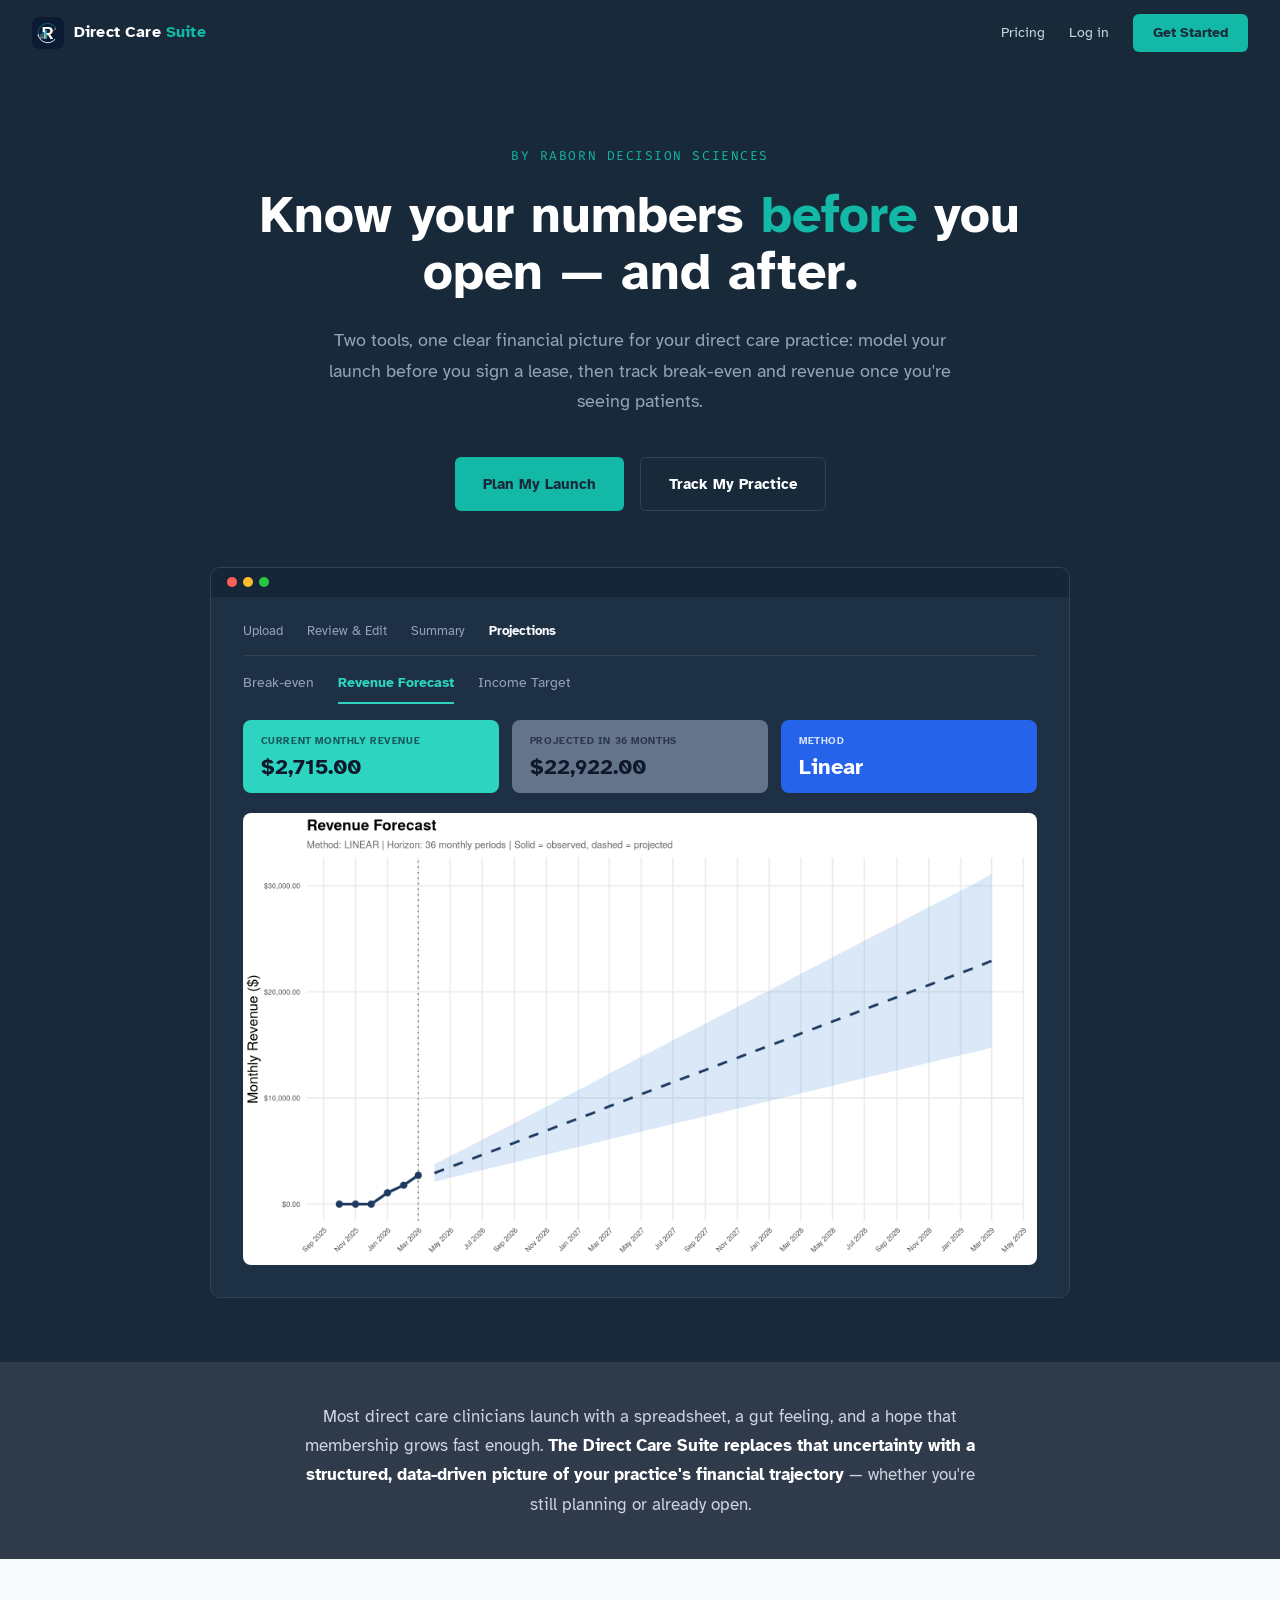
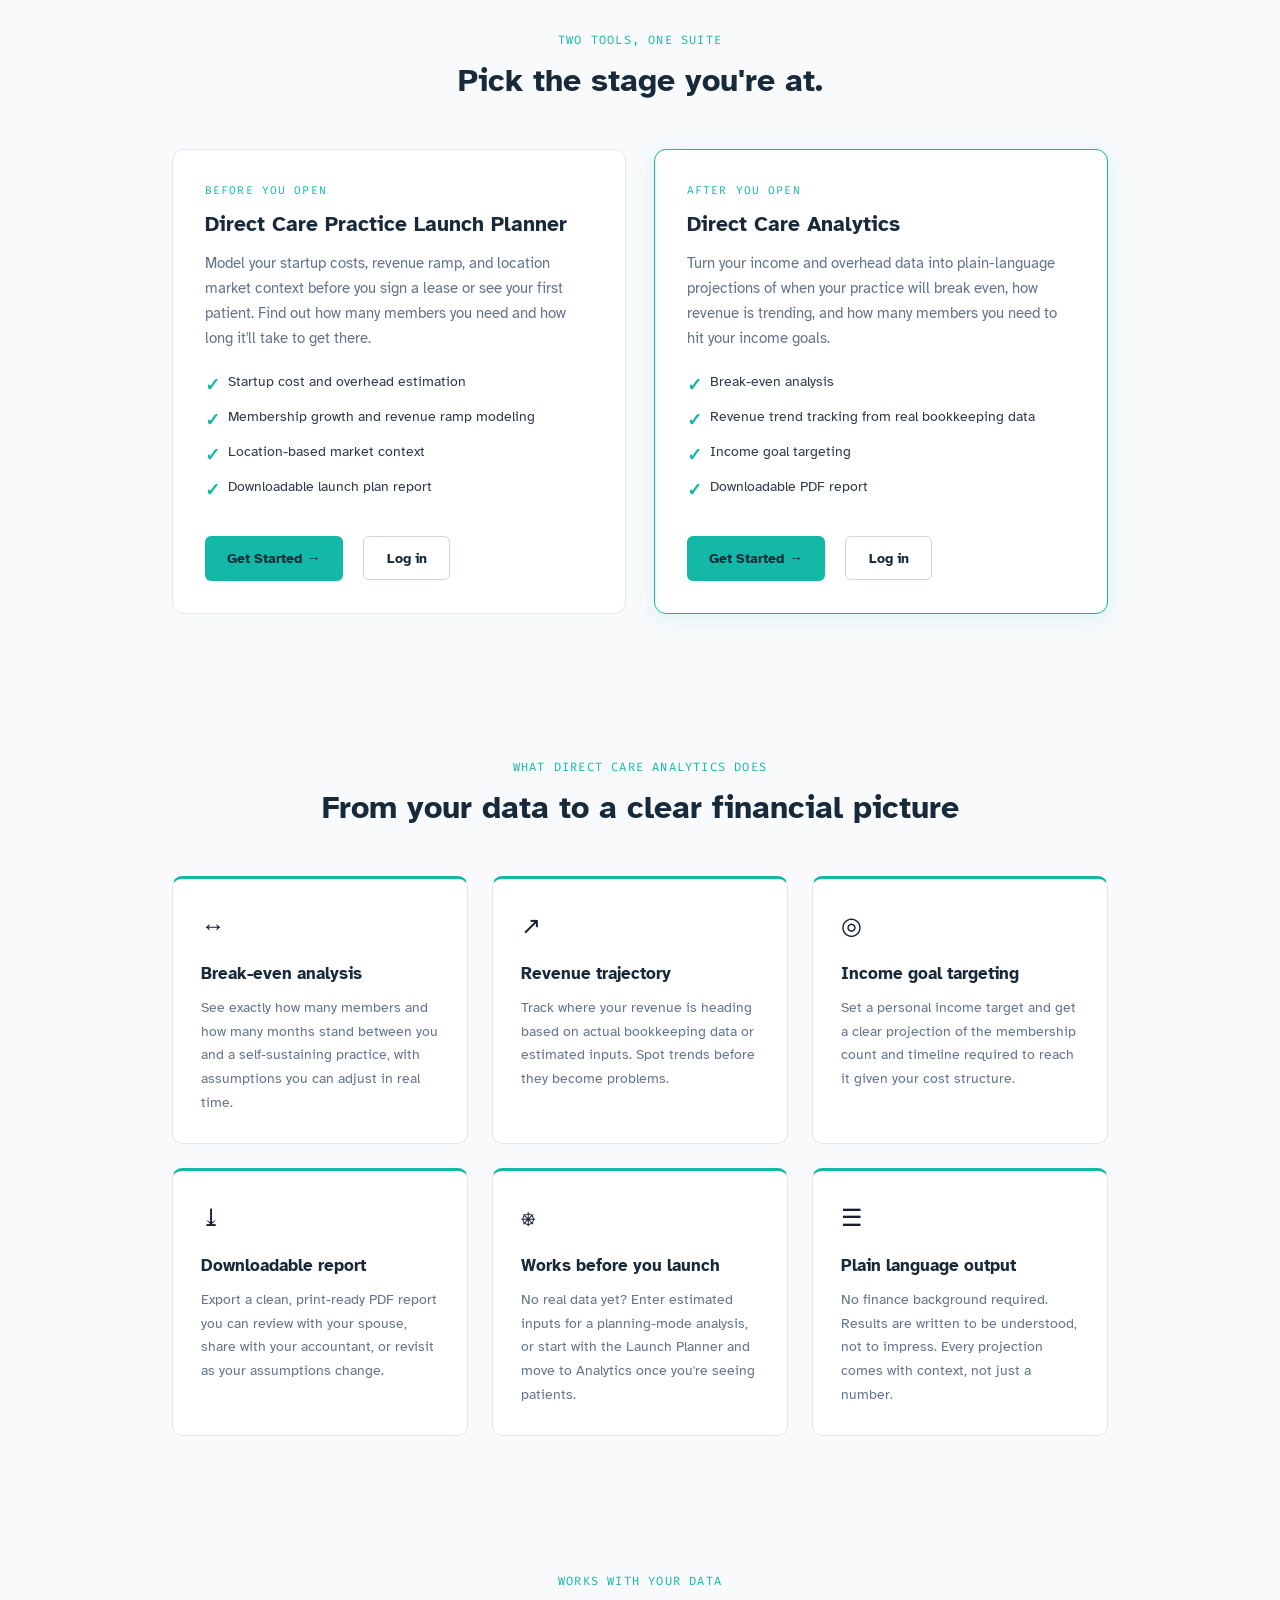
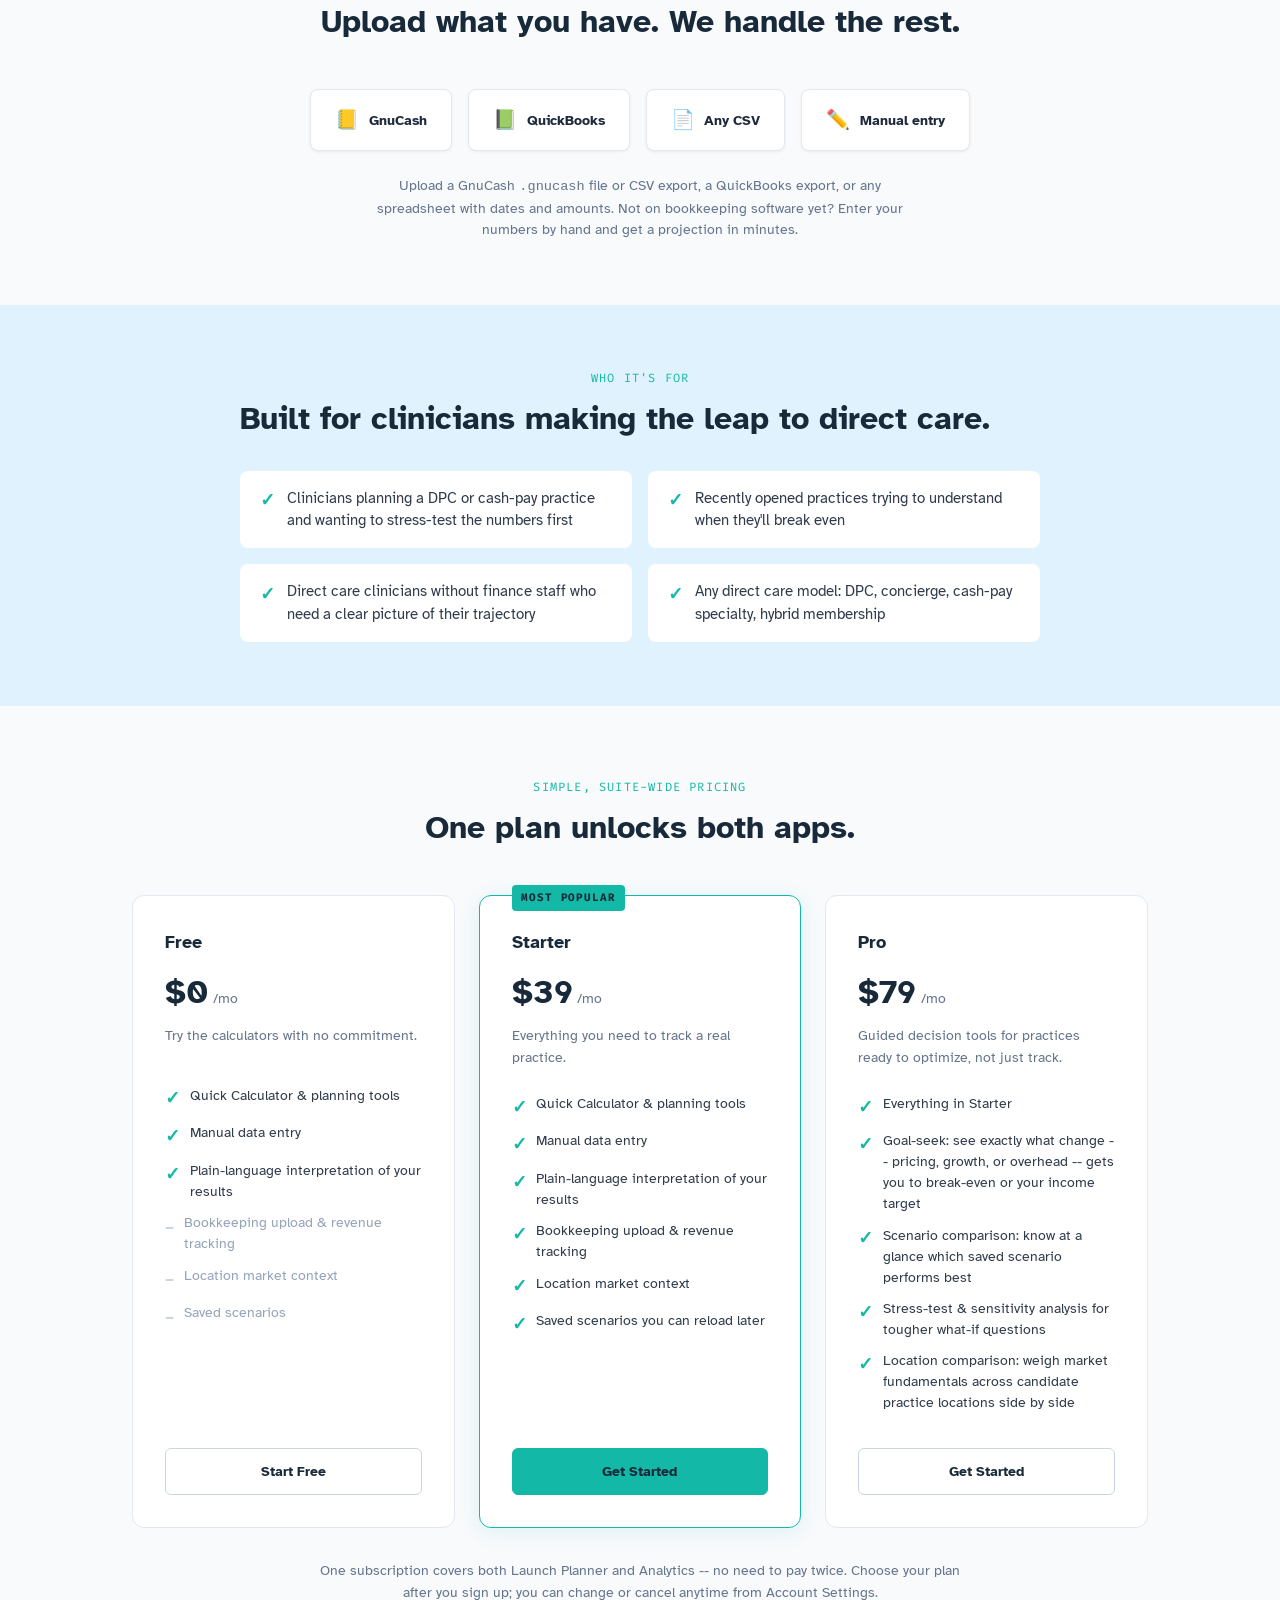
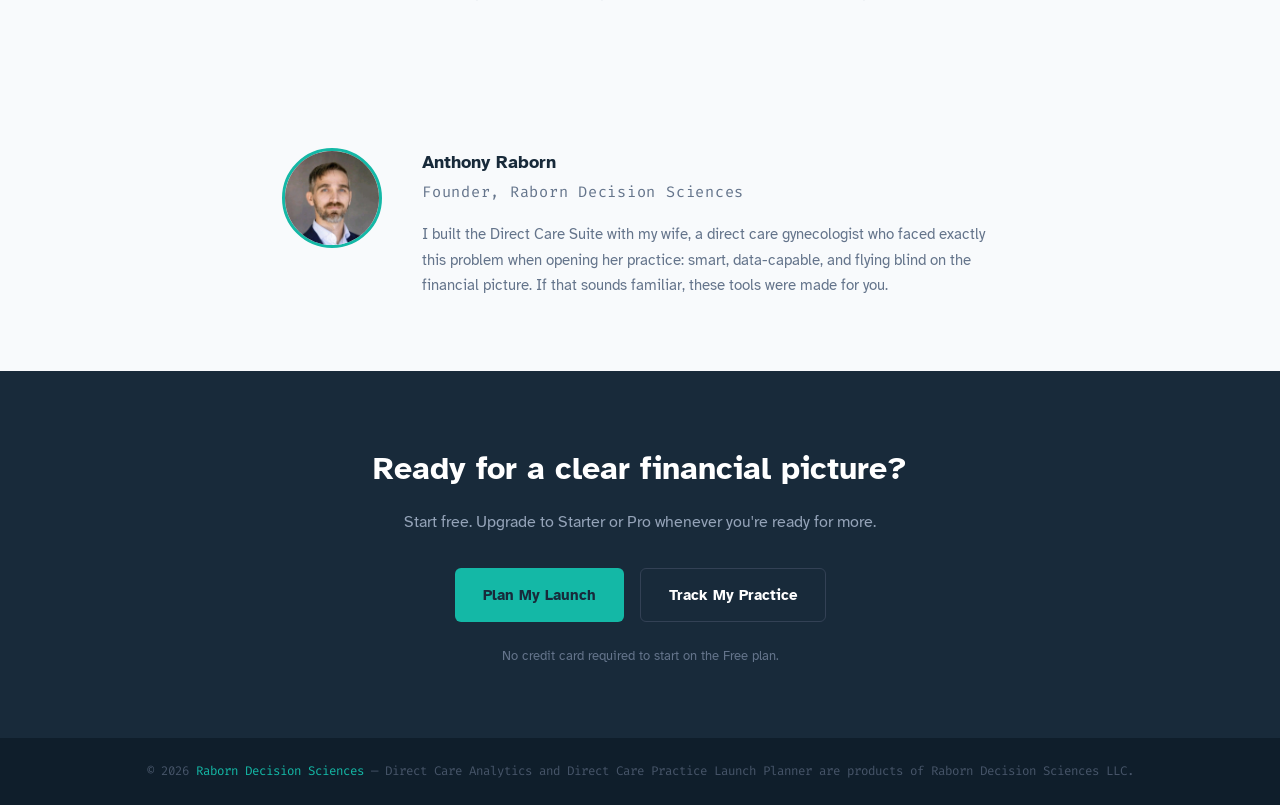
<file: landing/index.html>
<!DOCTYPE html>
<html lang="en">
<head>
<meta charset="UTF-8">
<meta name="viewport" content="width=device-width, initial-scale=1.0">
<title>Direct Care Suite — Plan, Launch, and Track Your Direct Care Practice</title>
<meta name="description" content="Two tools from Raborn Decision Sciences: Direct Care Practice Launch Planner models your startup costs, revenue, and timeline before you open, and Direct Care Analytics turns your bookkeeping data into break-even and revenue projections once you're seeing patients.">
<link rel="icon" type="image/svg+xml" href="assets/favicon.svg">
<link rel="preconnect" href="https://fonts.googleapis.com">
<link rel="preconnect" href="https://fonts.gstatic.com" crossorigin>
<link href="https://fonts.googleapis.com/css2?family=Atkinson+Hyperlegible:ital,wght@0,400;0,700;1,400&family=Fira+Code:wght@400;500&display=swap" rel="stylesheet">
<style>
  *, *::before, *::after { box-sizing: border-box; margin: 0; padding: 0; }

  :root {
    --navy:       #182A3A;
    --slate:      #2F3A4A;
    --gray:       #64748B;
    --off-white:  #F8FAFC;
    --white:      #FFFFFF;
    --teal:       #14B8A6;
    --teal-dark:  #0F9486;
    --blue:       #2563EB;
    --amber:      #F59E0B;
    --cyan-light: #E0F2FE;
    --text:       #172033;
    --font:       'Atkinson Hyperlegible', sans-serif;
    --mono:       'Fira Code', monospace;
  }

  html { scroll-behavior: smooth; }

  body {
    font-family: var(--font);
    font-size: 1rem;
    line-height: 1.6;
    color: var(--text);
    background: var(--off-white);
  }

  /* NAV */
  nav {
    position: sticky;
    top: 0;
    z-index: 100;
    background: var(--navy);
    padding: 0.875rem 2rem;
    display: flex;
    align-items: center;
    justify-content: space-between;
  }

  .nav-brand {
    display: flex;
    align-items: center;
    gap: 0.625rem;
    text-decoration: none;
  }

  .nav-mark {
    width: 32px;
    height: 32px;
    border-radius: 6px;
    object-fit: contain;
  }

  .nav-name {
    font-family: var(--font);
    font-size: 1rem;
    font-weight: 700;
    color: var(--white);
    letter-spacing: 0.01em;
  }

  .nav-name span {
    color: var(--teal);
  }

  .nav-links {
    display: flex;
    align-items: center;
    gap: 1.5rem;
  }

  .nav-loginlink {
    color: #CBD5E1;
    font-size: 0.875rem;
    text-decoration: none;
  }

  .nav-loginlink:hover { color: var(--white); }

  .nav-cta {
    background: var(--teal);
    color: var(--navy);
    font-family: var(--font);
    font-weight: 700;
    font-size: 0.875rem;
    padding: 0.5rem 1.25rem;
    border-radius: 6px;
    text-decoration: none;
    transition: background 0.15s;
  }

  .nav-cta:hover { background: var(--teal-dark); color: var(--white); }

  /* HERO */
  .hero {
    background: var(--navy);
    color: var(--white);
    padding: 5rem 2rem 4rem;
    text-align: center;
  }

  .hero-eyebrow {
    font-family: var(--mono);
    font-size: 0.8rem;
    color: var(--teal);
    letter-spacing: 0.12em;
    text-transform: uppercase;
    margin-bottom: 1.25rem;
  }

  .hero h1 {
    font-size: clamp(2rem, 5vw, 3.25rem);
    font-weight: 700;
    line-height: 1.1;
    color: var(--white);
    max-width: 780px;
    margin: 0 auto 1.5rem;
  }

  .hero h1 em {
    font-style: normal;
    color: var(--teal);
  }

  .hero-sub {
    font-size: 1.125rem;
    color: #94A3B8;
    max-width: 640px;
    margin: 0 auto 2.5rem;
    line-height: 1.7;
  }

  .hero-ctas {
    display: flex;
    flex-wrap: wrap;
    justify-content: center;
    gap: 1rem;
    margin-bottom: 3.5rem;
  }

  .btn-primary,
  .btn-secondary {
    display: inline-flex;
    align-items: center;
    gap: 0.5rem;
    font-family: var(--font);
    font-weight: 700;
    font-size: 0.95rem;
    padding: 0.85rem 1.75rem;
    border: none;
    border-radius: 6px;
    cursor: pointer;
    text-decoration: none;
    transition: background 0.15s, border-color 0.15s;
    white-space: nowrap;
  }

  .btn-primary {
    background: var(--teal);
    color: var(--navy);
  }

  .btn-primary:hover { background: var(--teal-dark); color: var(--white); }

  .btn-secondary {
    background: transparent;
    color: var(--white);
    border: 1.5px solid #334155;
  }

  .btn-secondary:hover { border-color: var(--teal); color: var(--teal); }

  /* SCREENSHOT / APP MOCKUP */
  .screenshot-wrap {
    max-width: 860px;
    margin: 0 auto;
    background: #1E3044;
    border-radius: 10px;
    border: 1px solid #334155;
    overflow: hidden;
  }

  .screenshot-bar {
    background: #162636;
    padding: 0.6rem 1rem;
    display: flex;
    gap: 6px;
    align-items: center;
  }

  .dot { width: 10px; height: 10px; border-radius: 50%; }
  .dot-r { background: #FF5F57; }
  .dot-y { background: #FEBC2E; }
  .dot-g { background: #28C840; }

  .screenshot-body {
    padding: 1.5rem 2rem 2rem;
    text-align: left;
    color: #CBD5E1;
    font-size: 0.85rem;
    min-height: 200px;
  }

  /* Real app screenshot chrome -- structure/labels/colors match the live
     app's actual navbar and rds_theme() palette, not fabricated ones. */
  .shot-tabs {
    display: flex;
    gap: 1.5rem;
    padding: 0 0 0.85rem;
    margin-bottom: 1rem;
    border-bottom: 1px solid #334155;
    font-size: 0.8rem;
    color: #94A3B8;
  }

  .shot-tabs .active { color: #F8FAFC; font-weight: 600; }

  .shot-subtabs {
    display: flex;
    gap: 1.5rem;
    margin-bottom: 1rem;
    font-size: 0.85rem;
    color: #94A3B8;
  }

  .shot-subtabs .active {
    color: #2DD4BF;
    font-weight: 600;
    padding-bottom: 0.5rem;
    border-bottom: 2px solid #2DD4BF;
  }

  .shot-cards {
    display: grid;
    grid-template-columns: 1fr 1fr 1fr;
    gap: 0.85rem;
    margin-bottom: 1.25rem;
  }

  @media (max-width: 640px) {
    .shot-cards { grid-template-columns: 1fr; }
  }

  .shot-card {
    border-radius: 8px;
    padding: 0.9rem 1.1rem;
  }

  .shot-card.teal { background: #2DD4BF; }
  .shot-card.slate { background: #64748B; }
  .shot-card.blue { background: #2563EB; }

  .shot-card-label {
    font-size: 0.62rem;
    text-transform: uppercase;
    letter-spacing: 0.06em;
    color: rgba(15,23,42,0.65);
    margin-bottom: 0.3rem;
    font-weight: 700;
  }

  .shot-card.blue .shot-card-label { color: rgba(255,255,255,0.8); }

  .shot-card-value {
    font-size: 1.35rem;
    font-weight: 700;
    color: #0F172A;
    line-height: 1.1;
  }

  .shot-card.blue .shot-card-value { color: #fff; }

  .shot-chart-frame {
    background: #fff;
    border-radius: 8px;
    overflow: hidden;
  }

  .shot-chart-frame img { display: block; width: 100%; height: auto; }

  /* PROBLEM STRIP */
  .problem-strip {
    background: var(--slate);
    color: var(--white);
    padding: 2.5rem 2rem;
    text-align: center;
  }

  .problem-strip p {
    font-size: 1.05rem;
    color: #CBD5E1;
    max-width: 700px;
    margin: 0 auto;
    line-height: 1.75;
  }

  .problem-strip strong { color: var(--white); }

  /* SECTION HEADERS */
  .section-label {
    font-family: var(--mono);
    font-size: 0.75rem;
    color: var(--teal);
    letter-spacing: 0.1em;
    text-transform: uppercase;
    text-align: center;
    margin-bottom: 0.75rem;
  }

  .section-title {
    font-size: clamp(1.5rem, 3vw, 2rem);
    font-weight: 700;
    text-align: center;
    color: var(--navy);
    margin-bottom: 3rem;
    line-height: 1.2;
  }

  /* TWO-APP CARDS */
  .apps-section {
    padding: 4.5rem 2rem;
    max-width: 1000px;
    margin: 0 auto;
  }

  .apps-grid {
    display: grid;
    grid-template-columns: repeat(auto-fit, minmax(320px, 1fr));
    gap: 1.75rem;
  }

  .app-card {
    background: var(--white);
    border: 1px solid #E2E8F0;
    border-radius: 12px;
    padding: 2rem;
    display: flex;
    flex-direction: column;
  }

  .app-card.featured {
    border-color: var(--teal);
    box-shadow: 0 4px 20px rgba(20,184,166,0.12);
  }

  .app-card-stage {
    font-family: var(--mono);
    font-size: 0.7rem;
    color: var(--teal);
    letter-spacing: 0.1em;
    text-transform: uppercase;
    margin-bottom: 0.5rem;
  }

  .app-card h3 {
    font-size: 1.3rem;
    font-weight: 700;
    color: var(--navy);
    margin-bottom: 0.6rem;
  }

  .app-card p.app-desc {
    color: var(--gray);
    font-size: 0.95rem;
    line-height: 1.65;
    margin-bottom: 1.25rem;
  }

  .app-card ul {
    list-style: none;
    margin-bottom: 1.5rem;
    flex-grow: 1;
  }

  .app-card li {
    display: flex;
    align-items: flex-start;
    gap: 0.5rem;
    font-size: 0.875rem;
    color: var(--slate);
    margin-bottom: 0.5rem;
    line-height: 1.5;
  }

  .app-card .check {
    color: var(--teal);
    font-weight: 700;
    flex-shrink: 0;
  }

  .app-card-ctas {
    display: flex;
    align-items: center;
    gap: 1.25rem;
    margin-top: auto;
  }

  .app-btn {
    display: inline-flex;
    align-items: center;
    gap: 0.5rem;
    background: var(--teal);
    color: var(--navy);
    font-family: var(--font);
    font-weight: 700;
    font-size: 0.9rem;
    padding: 0.7rem 1.4rem;
    border-radius: 6px;
    text-decoration: none;
    transition: background 0.15s;
    white-space: nowrap;
  }

  .app-btn:hover { background: var(--teal-dark); color: var(--white); }

  .app-loginbtn {
    display: inline-flex;
    align-items: center;
    gap: 0.5rem;
    background: transparent;
    color: var(--navy);
    font-family: var(--font);
    font-weight: 700;
    font-size: 0.9rem;
    padding: calc(0.7rem - 1.5px) 1.4rem;
    border: 1.5px solid #CBD5E1;
    border-radius: 6px;
    text-decoration: none;
    transition: border-color 0.15s, color 0.15s;
    white-space: nowrap;
  }

  .app-loginbtn:hover { border-color: var(--teal); color: var(--teal-dark); }

  /* FEATURES */
  .features {
    padding: 4.5rem 2rem;
    max-width: 1000px;
    margin: 0 auto;
  }

  .features-grid {
    display: grid;
    grid-template-columns: repeat(auto-fit, minmax(280px, 1fr));
    gap: 1.5rem;
  }

  .feature-card {
    background: var(--white);
    border: 1px solid #E2E8F0;
    border-radius: 10px;
    padding: 1.75rem;
    border-top: 3px solid var(--teal);
  }

  .feature-icon {
    font-size: 1.5rem;
    margin-bottom: 1rem;
  }

  .feature-card h3 {
    font-size: 1.05rem;
    font-weight: 700;
    color: var(--navy);
    margin-bottom: 0.5rem;
  }

  .feature-card p {
    font-size: 0.9rem;
    color: var(--gray);
    line-height: 1.65;
  }

  /* WHO IT'S FOR */
  .for-section {
    background: var(--cyan-light);
    padding: 4rem 2rem;
  }

  .for-inner {
    max-width: 800px;
    margin: 0 auto;
  }

  .for-list {
    list-style: none;
    margin-top: 2rem;
    display: grid;
    grid-template-columns: repeat(auto-fit, minmax(300px, 1fr));
    gap: 1rem;
  }

  .for-list li {
    display: flex;
    align-items: flex-start;
    gap: 0.75rem;
    background: var(--white);
    border-radius: 8px;
    padding: 1rem 1.25rem;
    font-size: 0.95rem;
    color: var(--slate);
    line-height: 1.5;
  }

  .check {
    color: var(--teal);
    font-weight: 700;
    font-size: 1.1rem;
    margin-top: 0.05rem;
    flex-shrink: 0;
  }

  /* PRICING */
  .pricing-section {
    padding: 4.5rem 2rem;
    max-width: 1080px;
    margin: 0 auto;
  }

  .pricing-grid {
    display: grid;
    grid-template-columns: repeat(auto-fit, minmax(280px, 1fr));
    gap: 1.5rem;
    align-items: stretch;
  }

  .price-card {
    background: var(--white);
    border: 1px solid #E2E8F0;
    border-radius: 12px;
    padding: 2rem;
    display: flex;
    flex-direction: column;
  }

  .price-card.featured {
    border-color: var(--teal);
    box-shadow: 0 4px 20px rgba(20,184,166,0.12);
    position: relative;
  }

  .price-card-badge {
    position: absolute;
    top: -0.7rem;
    left: 2rem;
    background: var(--teal);
    color: var(--navy);
    font-family: var(--mono);
    font-size: 0.68rem;
    font-weight: 700;
    letter-spacing: 0.08em;
    text-transform: uppercase;
    padding: 0.25rem 0.6rem;
    border-radius: 4px;
  }

  .price-card h3 {
    font-size: 1.15rem;
    font-weight: 700;
    color: var(--navy);
    margin-bottom: 0.5rem;
  }

  .price-card .price {
    display: flex;
    align-items: baseline;
    gap: 0.3rem;
    margin-bottom: 0.35rem;
  }

  .price-card .price .amount {
    font-size: 2.1rem;
    font-weight: 700;
    color: var(--navy);
  }

  .price-card .price .period {
    font-size: 0.9rem;
    color: var(--gray);
  }

  .price-card .price-desc {
    font-size: 0.85rem;
    color: var(--gray);
    margin-bottom: 1.5rem;
    min-height: 2.6em;
  }

  .price-card ul {
    list-style: none;
    margin-bottom: 1.5rem;
    flex-grow: 1;
  }

  .price-card li {
    display: flex;
    align-items: flex-start;
    gap: 0.6rem;
    font-size: 0.875rem;
    color: var(--slate);
    margin-bottom: 0.65rem;
    line-height: 1.5;
  }

  .price-card li.excluded {
    color: #94A3B8;
  }

  .price-card .check {
    color: var(--teal);
  }

  .price-card .cross {
    color: #CBD5E1;
    font-weight: 700;
    font-size: 1.1rem;
    margin-top: 0.05rem;
    flex-shrink: 0;
  }

  .price-card-cta {
    display: inline-flex;
    justify-content: center;
    align-items: center;
    font-family: var(--font);
    font-weight: 700;
    font-size: 0.9rem;
    padding: 0.7rem 1.4rem;
    border-radius: 6px;
    text-decoration: none;
    transition: background 0.15s, border-color 0.15s;
  }

  .price-card:not(.featured) .price-card-cta {
    background: transparent;
    color: var(--navy);
    border: 1.5px solid #CBD5E1;
  }

  .price-card:not(.featured) .price-card-cta:hover { border-color: var(--teal); color: var(--teal-dark); }

  .price-card.featured .price-card-cta {
    background: var(--teal);
    color: var(--navy);
    border: 1.5px solid var(--teal);
  }

  .price-card.featured .price-card-cta:hover { background: var(--teal-dark); border-color: var(--teal-dark); color: var(--white); }

  .pricing-note {
    text-align: center;
    color: var(--gray);
    font-size: 0.85rem;
    max-width: 640px;
    margin: 2rem auto 0;
    line-height: 1.6;
  }

  /* FOUNDER */
  .founder {
    padding: 4.5rem 2rem;
    max-width: 780px;
    margin: 0 auto;
    display: grid;
    grid-template-columns: auto 1fr;
    gap: 2.5rem;
    align-items: start;
  }

  .founder-photo {
    width: 100px;
    height: 100px;
    border-radius: 50%;
    object-fit: cover;
    border: 3px solid var(--teal);
    flex-shrink: 0;
  }

  .founder-text h3 {
    font-size: 1.1rem;
    font-weight: 700;
    color: var(--navy);
    margin-bottom: 0.25rem;
  }

  .founder-role {
    font-family: var(--mono);
    font-size: 0.78rem;
    color: var(--teal);
    letter-spacing: 0.05em;
    margin-bottom: 1rem;
  }

  .founder-text p {
    font-size: 0.95rem;
    color: var(--gray);
    line-height: 1.7;
  }

  /* BOTTOM CTA */
  .bottom-cta {
    background: var(--navy);
    color: var(--white);
    padding: 4.5rem 2rem;
    text-align: center;
  }

  .bottom-cta h2 {
    font-size: clamp(1.5rem, 3vw, 2rem);
    font-weight: 700;
    color: var(--white);
    margin-bottom: 1rem;
    max-width: 600px;
    margin-left: auto;
    margin-right: auto;
  }

  .bottom-cta p {
    color: #94A3B8;
    margin-bottom: 2rem;
    font-size: 1rem;
  }

  .bottom-cta .hero-ctas { margin-bottom: 1.5rem; }

  .bottom-cta .fine-print {
    font-size: 0.8rem;
    color: #64748B;
    margin-bottom: 0;
  }

  /* FOOTER */
  footer {
    background: #0F1E2B;
    padding: 1.5rem 2rem;
    text-align: center;
  }

  footer p {
    font-size: 0.78rem;
    color: #475569;
    font-family: var(--mono);
  }

  footer a {
    color: var(--teal);
    text-decoration: none;
  }

  /* DATA SOURCES */
  .sources-section {
    padding: 4rem 1.5rem;
    text-align: center;
    background: #F8FAFC;
  }

  .sources-grid {
    display: flex;
    flex-wrap: wrap;
    justify-content: center;
    gap: 1rem;
    max-width: 700px;
    margin: 2rem auto 0;
  }

  .source-card {
    background: #fff;
    border: 1px solid #E2E8F0;
    border-radius: 8px;
    padding: 0.9rem 1.5rem;
    display: flex;
    align-items: center;
    gap: 0.6rem;
    font-size: 0.9rem;
    font-weight: 600;
    color: #1E293B;
    box-shadow: 0 1px 3px rgba(0,0,0,0.06);
  }

  .source-icon {
    font-size: 1.2rem;
  }

  .source-note {
    max-width: 540px;
    margin: 1.5rem auto 0;
    font-size: 0.85rem;
    color: #64748B;
    line-height: 1.6;
  }

  /* RESPONSIVE */
  @media (max-width: 600px) {
    .founder {
      grid-template-columns: 1fr;
    }
    .founder-photo {
      margin: 0 auto;
      display: block;
    }
    nav { padding: 0.75rem 1rem; }
    .nav-links { gap: 0.75rem; }
    .nav-loginlink { display: none; }
    .app-card-ctas { flex-wrap: wrap; }
  }
</style>
</head>
<body>

<nav>
  <a href="/" class="nav-brand">
    <img src="assets/favicon.svg" alt="Raborn Decision Sciences mark" class="nav-mark">
    <span class="nav-name">Direct Care <span>Suite</span></span>
  </a>
  <div class="nav-links">
    <a href="#pricing" class="nav-loginlink">Pricing</a>
    <a href="https://app.directcareanalytics.com" class="nav-loginlink">Log in</a>
    <a href="#apps" class="nav-cta">Get Started</a>
  </div>
</nav>

<section class="hero">
  <p class="hero-eyebrow">By Raborn Decision Sciences</p>
  <h1>Know your numbers <em>before</em> you open &mdash; and after.</h1>
  <p class="hero-sub">
    Two tools, one clear financial picture for your direct care practice: model your launch
    before you sign a lease, then track break-even and revenue once you're seeing patients.
  </p>

  <div class="hero-ctas">
    <a href="https://planner.directcareanalytics.com" class="btn-primary">Plan My Launch</a>
    <a href="https://app.directcareanalytics.com" class="btn-secondary">Track My Practice</a>
  </div>

  <div class="screenshot-wrap">
    <div class="screenshot-bar">
      <div class="dot dot-r"></div>
      <div class="dot dot-y"></div>
      <div class="dot dot-g"></div>
    </div>
    <div class="screenshot-body">
      <div class="shot-tabs">
        <span>Upload</span>
        <span>Review &amp; Edit</span>
        <span>Summary</span>
        <span class="active">Projections</span>
      </div>
      <div class="shot-subtabs">
        <span>Break-even</span>
        <span class="active">Revenue Forecast</span>
        <span>Income Target</span>
      </div>
      <div class="shot-cards">
        <div class="shot-card teal">
          <div class="shot-card-label">Current monthly revenue</div>
          <div class="shot-card-value">$2,715.00</div>
        </div>
        <div class="shot-card slate">
          <div class="shot-card-label">Projected in 36 months</div>
          <div class="shot-card-value">$22,922.00</div>
        </div>
        <div class="shot-card blue">
          <div class="shot-card-label">Method</div>
          <div class="shot-card-value">Linear</div>
        </div>
      </div>
      <div class="shot-chart-frame">
        <img src="assets/dca-revenue-forecast.png" alt="Direct Care Analytics revenue forecast chart, generated from real practice bookkeeping data, showing monthly revenue trending from about $2,700 to a projected $22,900 over 36 months">
      </div>
    </div>
  </div>
</section>

<section class="problem-strip">
  <p>
    Most direct care clinicians launch with a spreadsheet, a gut feeling, and a hope that
    membership grows fast enough. <strong>The Direct Care Suite replaces that uncertainty
    with a structured, data-driven picture of your practice's financial trajectory</strong>
    &mdash; whether you're still planning or already open.
  </p>
</section>

<section class="apps-section" id="apps">
  <p class="section-label">Two tools, one suite</p>
  <h2 class="section-title">Pick the stage you're at.</h2>
  <div class="apps-grid">
    <div class="app-card">
      <p class="app-card-stage">Before you open</p>
      <h3>Direct Care Practice Launch Planner</h3>
      <p class="app-desc">
        Model your startup costs, revenue ramp, and location market context before you sign a
        lease or see your first patient. Find out how many members you need and how long it'll
        take to get there.
      </p>
      <ul>
        <li><span class="check">&#x2713;</span> Startup cost and overhead estimation</li>
        <li><span class="check">&#x2713;</span> Membership growth and revenue ramp modeling</li>
        <li><span class="check">&#x2713;</span> Location-based market context</li>
        <li><span class="check">&#x2713;</span> Downloadable launch plan report</li>
      </ul>
      <div class="app-card-ctas">
        <a href="https://planner.directcareanalytics.com/?signup=1" class="app-btn">Get Started &#8594;</a>
        <a href="https://planner.directcareanalytics.com" class="app-loginbtn">Log in</a>
      </div>
    </div>
    <div class="app-card featured">
      <p class="app-card-stage">After you open</p>
      <h3>Direct Care Analytics</h3>
      <p class="app-desc">
        Turn your income and overhead data into plain-language projections of when your
        practice will break even, how revenue is trending, and how many members you need to
        hit your income goals.
      </p>
      <ul>
        <li><span class="check">&#x2713;</span> Break-even analysis</li>
        <li><span class="check">&#x2713;</span> Revenue trend tracking from real bookkeeping data</li>
        <li><span class="check">&#x2713;</span> Income goal targeting</li>
        <li><span class="check">&#x2713;</span> Downloadable PDF report</li>
      </ul>
      <div class="app-card-ctas">
        <a href="https://app.directcareanalytics.com/?signup=1" class="app-btn">Get Started &#8594;</a>
        <a href="https://app.directcareanalytics.com" class="app-loginbtn">Log in</a>
      </div>
    </div>
  </div>
</section>

<section class="features">
  <p class="section-label">What Direct Care Analytics does</p>
  <h2 class="section-title">From your data to a clear financial picture</h2>

  <div class="features-grid">
    <div class="feature-card">
      <div class="feature-icon">&#x2194;</div>
      <h3>Break-even analysis</h3>
      <p>See exactly how many members and how many months stand between you and a self-sustaining practice, with assumptions you can adjust in real time.</p>
    </div>
    <div class="feature-card">
      <div class="feature-icon">&#x2197;</div>
      <h3>Revenue trajectory</h3>
      <p>Track where your revenue is heading based on actual bookkeeping data or estimated inputs. Spot trends before they become problems.</p>
    </div>
    <div class="feature-card">
      <div class="feature-icon">&#x25CE;</div>
      <h3>Income goal targeting</h3>
      <p>Set a personal income target and get a clear projection of the membership count and timeline required to reach it given your cost structure.</p>
    </div>
    <div class="feature-card">
      <div class="feature-icon">&#x2913;</div>
      <h3>Downloadable report</h3>
      <p>Export a clean, print-ready PDF report you can review with your spouse, share with your accountant, or revisit as your assumptions change.</p>
    </div>
    <div class="feature-card">
      <div class="feature-icon">&#x2388;</div>
      <h3>Works before you launch</h3>
      <p>No real data yet? Enter estimated inputs for a planning-mode analysis, or start with the Launch Planner and move to Analytics once you're seeing patients.</p>
    </div>
    <div class="feature-card">
      <div class="feature-icon">&#x2630;</div>
      <h3>Plain language output</h3>
      <p>No finance background required. Results are written to be understood, not to impress. Every projection comes with context, not just a number.</p>
    </div>
  </div>
</section>

<section class="sources-section">
  <p class="section-label">Works with your data</p>
  <h2 class="section-title">Upload what you have. We handle the rest.</h2>
  <div class="sources-grid">
    <div class="source-card">
      <span class="source-icon">📒</span> GnuCash
    </div>
    <div class="source-card">
      <span class="source-icon">📗</span> QuickBooks
    </div>
    <div class="source-card">
      <span class="source-icon">📄</span> Any CSV
    </div>
    <div class="source-card">
      <span class="source-icon">✏️</span> Manual entry
    </div>
  </div>
  <p class="source-note">
    Upload a GnuCash <code>.gnucash</code> file or CSV export, a QuickBooks export,
    or any spreadsheet with dates and amounts. Not on bookkeeping software yet?
    Enter your numbers by hand and get a projection in minutes.
  </p>
</section>

<section class="for-section">
  <div class="for-inner">
    <p class="section-label">Who it's for</p>
    <h2 class="section-title" style="text-align:left; margin-bottom:0;">Built for clinicians making the leap to direct care.</h2>
    <ul class="for-list">
      <li><span class="check">&#x2713;</span> Clinicians planning a DPC or cash-pay practice and wanting to stress-test the numbers first</li>
      <li><span class="check">&#x2713;</span> Recently opened practices trying to understand when they'll break even</li>
      <li><span class="check">&#x2713;</span> Direct care clinicians without finance staff who need a clear picture of their trajectory</li>
      <li><span class="check">&#x2713;</span> Any direct care model: DPC, concierge, cash-pay specialty, hybrid membership</li>
    </ul>
  </div>
</section>

<section class="pricing-section" id="pricing">
  <p class="section-label">Simple, suite-wide pricing</p>
  <h2 class="section-title">One plan unlocks both apps.</h2>
  <div class="pricing-grid">
    <div class="price-card">
      <h3>Free</h3>
      <div class="price"><span class="amount">$0</span><span class="period">/mo</span></div>
      <p class="price-desc">Try the calculators with no commitment.</p>
      <ul>
        <li><span class="check">&#x2713;</span> Quick Calculator &amp; planning tools</li>
        <li><span class="check">&#x2713;</span> Manual data entry</li>
        <li><span class="check">&#x2713;</span> Plain-language interpretation of your results</li>
        <li class="excluded"><span class="cross">&#x2013;</span> Bookkeeping upload &amp; revenue tracking</li>
        <li class="excluded"><span class="cross">&#x2013;</span> Location market context</li>
        <li class="excluded"><span class="cross">&#x2013;</span> Saved scenarios</li>
      </ul>
      <a href="#apps" class="price-card-cta">Start Free</a>
    </div>
    <div class="price-card featured">
      <span class="price-card-badge">Most popular</span>
      <h3>Starter</h3>
      <div class="price"><span class="amount">$39</span><span class="period">/mo</span></div>
      <p class="price-desc">Everything you need to track a real practice.</p>
      <ul>
        <li><span class="check">&#x2713;</span> Quick Calculator &amp; planning tools</li>
        <li><span class="check">&#x2713;</span> Manual data entry</li>
        <li><span class="check">&#x2713;</span> Plain-language interpretation of your results</li>
        <li><span class="check">&#x2713;</span> Bookkeeping upload &amp; revenue tracking</li>
        <li><span class="check">&#x2713;</span> Location market context</li>
        <li><span class="check">&#x2713;</span> Saved scenarios you can reload later</li>
      </ul>
      <a href="#apps" class="price-card-cta">Get Started</a>
    </div>
    <div class="price-card">
      <h3>Pro</h3>
      <div class="price"><span class="amount">$79</span><span class="period">/mo</span></div>
      <p class="price-desc">Guided decision tools for practices ready to optimize, not just track.</p>
      <ul>
        <li><span class="check">&#x2713;</span> Everything in Starter</li>
        <li><span class="check">&#x2713;</span> Goal-seek: see exactly what change -- pricing, growth, or overhead -- gets you to break-even or your income target</li>
        <li><span class="check">&#x2713;</span> Scenario comparison: know at a glance which saved scenario performs best</li>
        <li><span class="check">&#x2713;</span> Stress-test &amp; sensitivity analysis for tougher what-if questions</li>
        <li><span class="check">&#x2713;</span> Location comparison: weigh market fundamentals across candidate practice locations side by side</li>
      </ul>
      <a href="#apps" class="price-card-cta">Get Started</a>
    </div>
  </div>
  <p class="pricing-note">
    One subscription covers both Launch Planner and Analytics -- no need to pay twice.
    Choose your plan after you sign up; you can change or cancel anytime from Account Settings.
  </p>
</section>

<section class="founder">
  <img src="assets/anthony-raborn.jpg" alt="Anthony Raborn" class="founder-photo" onerror="this.style.display='none'">
  <div class="founder-text">
    <h3>Anthony Raborn</h3>
    <p class="founder-role">Founder, Raborn Decision Sciences</p>
    <p>
      I built the Direct Care Suite with my wife, a direct care gynecologist who faced exactly
      this problem when opening her practice: smart, data-capable, and flying blind on the
      financial picture. If that sounds familiar, these tools were made for you.
    </p>
  </div>
</section>

<section class="bottom-cta">
  <h2>Ready for a clear financial picture?</h2>
  <p>Start free. Upgrade to Starter or Pro whenever you're ready for more.</p>
  <div class="hero-ctas">
    <a href="https://planner.directcareanalytics.com/?signup=1" class="btn-primary">Plan My Launch</a>
    <a href="https://app.directcareanalytics.com/?signup=1" class="btn-secondary">Track My Practice</a>
  </div>
  <p class="fine-print">No credit card required to start on the Free plan.</p>
</section>

<footer>
  <p>
    &copy; 2026 <a href="https://raborndecisionsciences.com">Raborn Decision Sciences</a>
    &mdash; Direct Care Analytics and Direct Care Practice Launch Planner are products of
    Raborn Decision Sciences LLC.
  </p>
</footer>

</body>
</html>
</file>
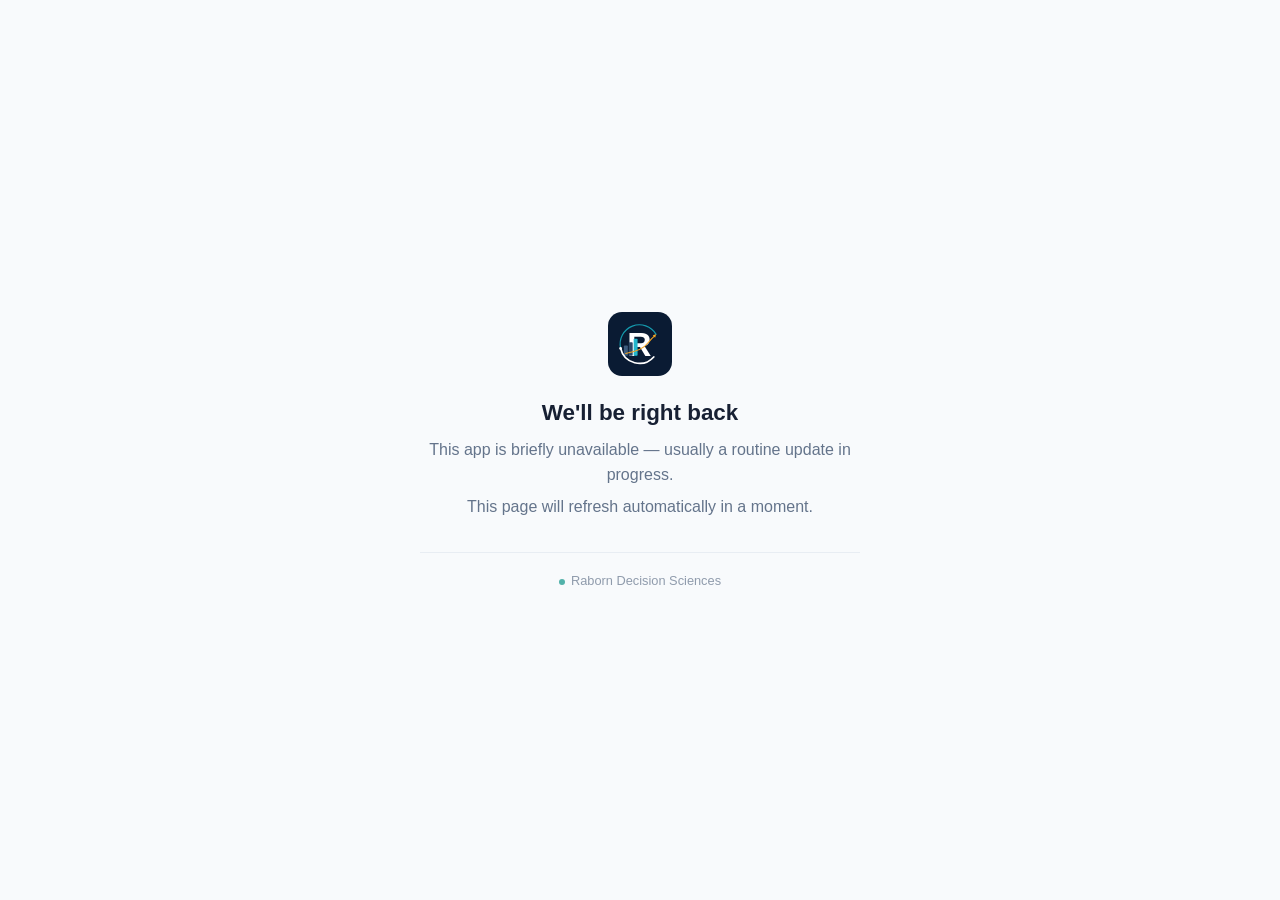
<file: caddy/errors/maintenance.html>
<!--
  Not directly served by Caddy -- kept here as the easy-to-preview/edit
  source. The actual response is an inline copy in the Caddyfile's
  (maintenance_page) snippet, via a respond directive with an explicit
  200 status (Caddy's handle_errors can't be made to override the
  502/503/504 status via file_server, and Cloudflare replaces any
  502/503/504 body -- even a real one from a reachable origin -- with its
  own branded error page). If you edit this file, copy the change into
  the Caddyfile too. IMPORTANT: this file's content is embedded in the
  Caddyfile inside a backtick-quoted raw string -- never introduce a
  backtick character anywhere in this file, or the Caddyfile config will
  fail to parse.
-->
<!doctype html>
<html lang="en">
<head>
<meta charset="utf-8">
<meta name="viewport" content="width=device-width, initial-scale=1">
<meta http-equiv="refresh" content="20">
<title>Temporarily Unavailable | Raborn Decision Sciences</title>
<style>
  :root {
    color-scheme: dark;
    --navy: #0F172A;
    --panel: #172033;
    --border: #334155;
    --teal: #14B8A6;
    --text: #E2E8F0;
    --muted: #94A3B8;
  }
  /* No JS toggle here (unlike the real apps' input_dark_mode(), which
     also checks this same media query as its own fallback) -- OS/browser
     preference is the only signal a static page like this can go on. */
  @media (prefers-color-scheme: light) {
    :root {
      color-scheme: light;
      --navy: #F8FAFC;
      --panel: #FFFFFF;
      --border: #E2E8F0;
      --teal: #0d9488;
      --text: #172033;
      --muted: #64748B;
    }
  }
  * { box-sizing: border-box; }
  html, body {
    height: 100%;
    margin: 0;
    background: var(--navy);
    color: var(--text);
    font-family: -apple-system, "Segoe UI", Roboto, Helvetica, Arial, sans-serif;
  }
  body {
    display: flex;
    align-items: center;
    justify-content: center;
    padding: 24px;
  }
  main {
    max-width: 440px;
    text-align: center;
  }
  .logo {
    width: 64px;
    height: 64px;
    margin: 0 auto 24px;
    display: block;
  }
  h1 {
    font-size: 1.4rem;
    font-weight: 600;
    margin: 0 0 12px;
  }
  p {
    color: var(--muted);
    line-height: 1.55;
    margin: 0 0 8px;
  }
  .brand {
    margin-top: 32px;
    padding-top: 20px;
    border-top: 1px solid var(--border);
    font-size: 0.8rem;
    color: var(--muted);
    opacity: 0.7;
  }
  .dot {
    display: inline-block;
    width: 6px;
    height: 6px;
    border-radius: 50%;
    background: var(--teal);
    margin-right: 6px;
    animation: pulse 1.6s ease-in-out infinite;
  }
  @keyframes pulse {
    0%, 100% { opacity: 0.35; }
    50% { opacity: 1; }
  }
</style>
</head>
<body>
<main>
  <svg class="logo" viewBox="0 0 256 256" xmlns="http://www.w3.org/2000/svg">
    <rect x="0" y="0" width="256" height="256" rx="56" fill="#0A1B33"></rect>
    <g transform="translate(123,130) scale(0.78) translate(-123,-130)">
      <rect x="47" y="135" width="20" height="53" rx="4" fill="#3C5B7D"></rect>
      <path d="M30,150 A99,99 0 0 1 212,78" fill="none" stroke="#149AAD" stroke-width="6" stroke-linecap="round"></path>
      <path d="M30,150 A99,99 0 0 0 200,194" fill="none" stroke="#FFFFFF" stroke-width="9" stroke-linecap="round"></path>
      <circle cx="30" cy="150" r="7" fill="#FFFFFF"></circle>
      <text x="126" y="188" text-anchor="middle" font-family="sans-serif" font-weight="700" font-size="172" fill="#FFFFFF">R</text>
      <rect x="72" y="118" width="20" height="70" rx="4" fill="#2E4A68"></rect>
      <rect x="97" y="100" width="20" height="88" rx="4" fill="#23B7CC"></rect>
      <path d="M56,176 C 116,166 152,148 172,120 C 187,101 196,93 203,87" fill="none" stroke="#F5A623" stroke-width="5.5" stroke-linecap="round"></path>
      <polygon points="212,78 207,95 195,83" fill="#F5A623"></polygon>
    </g>
  </svg>
  <h1>We'll be right back</h1>
  <p>This app is briefly unavailable &mdash; usually a routine update in progress.</p>
  <p>This page will refresh automatically in a moment.</p>
  <div class="brand"><span class="dot"></span>Raborn Decision Sciences</div>
</main>
</body>
</html>
</file>
